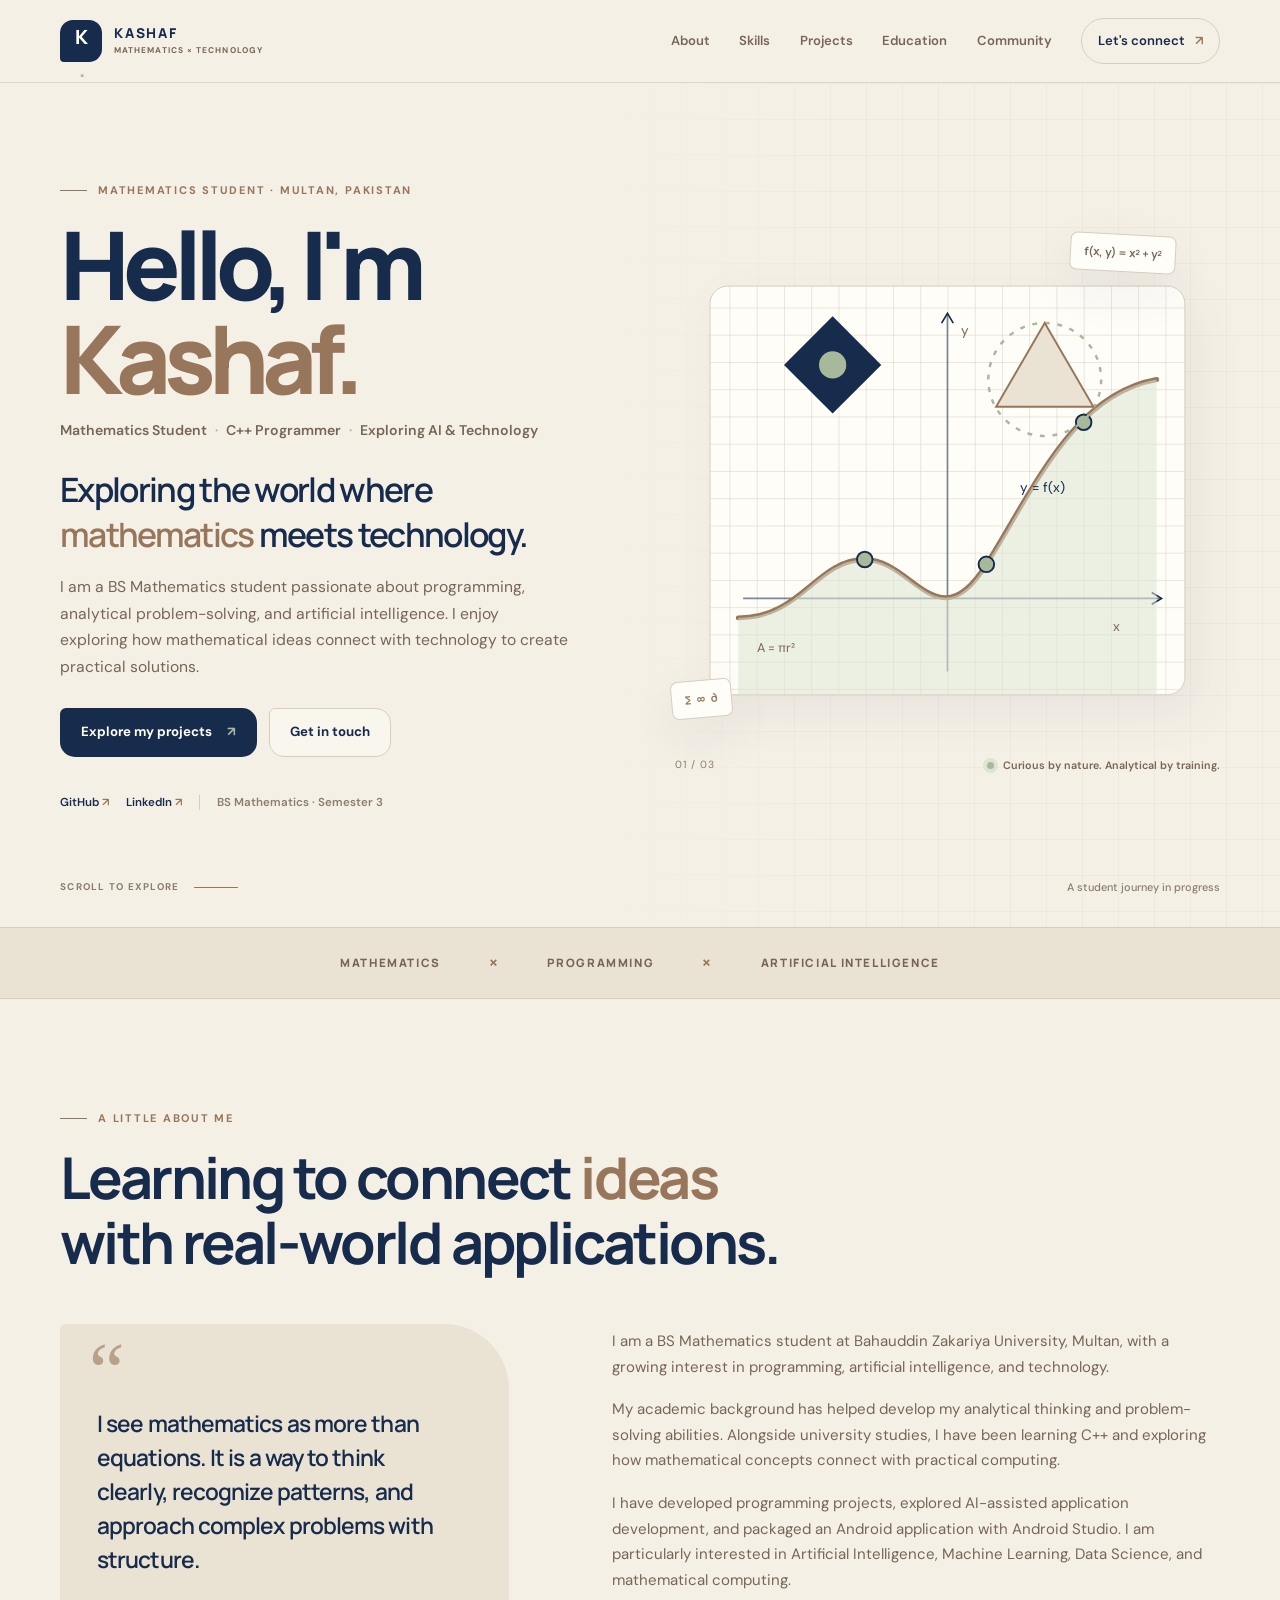
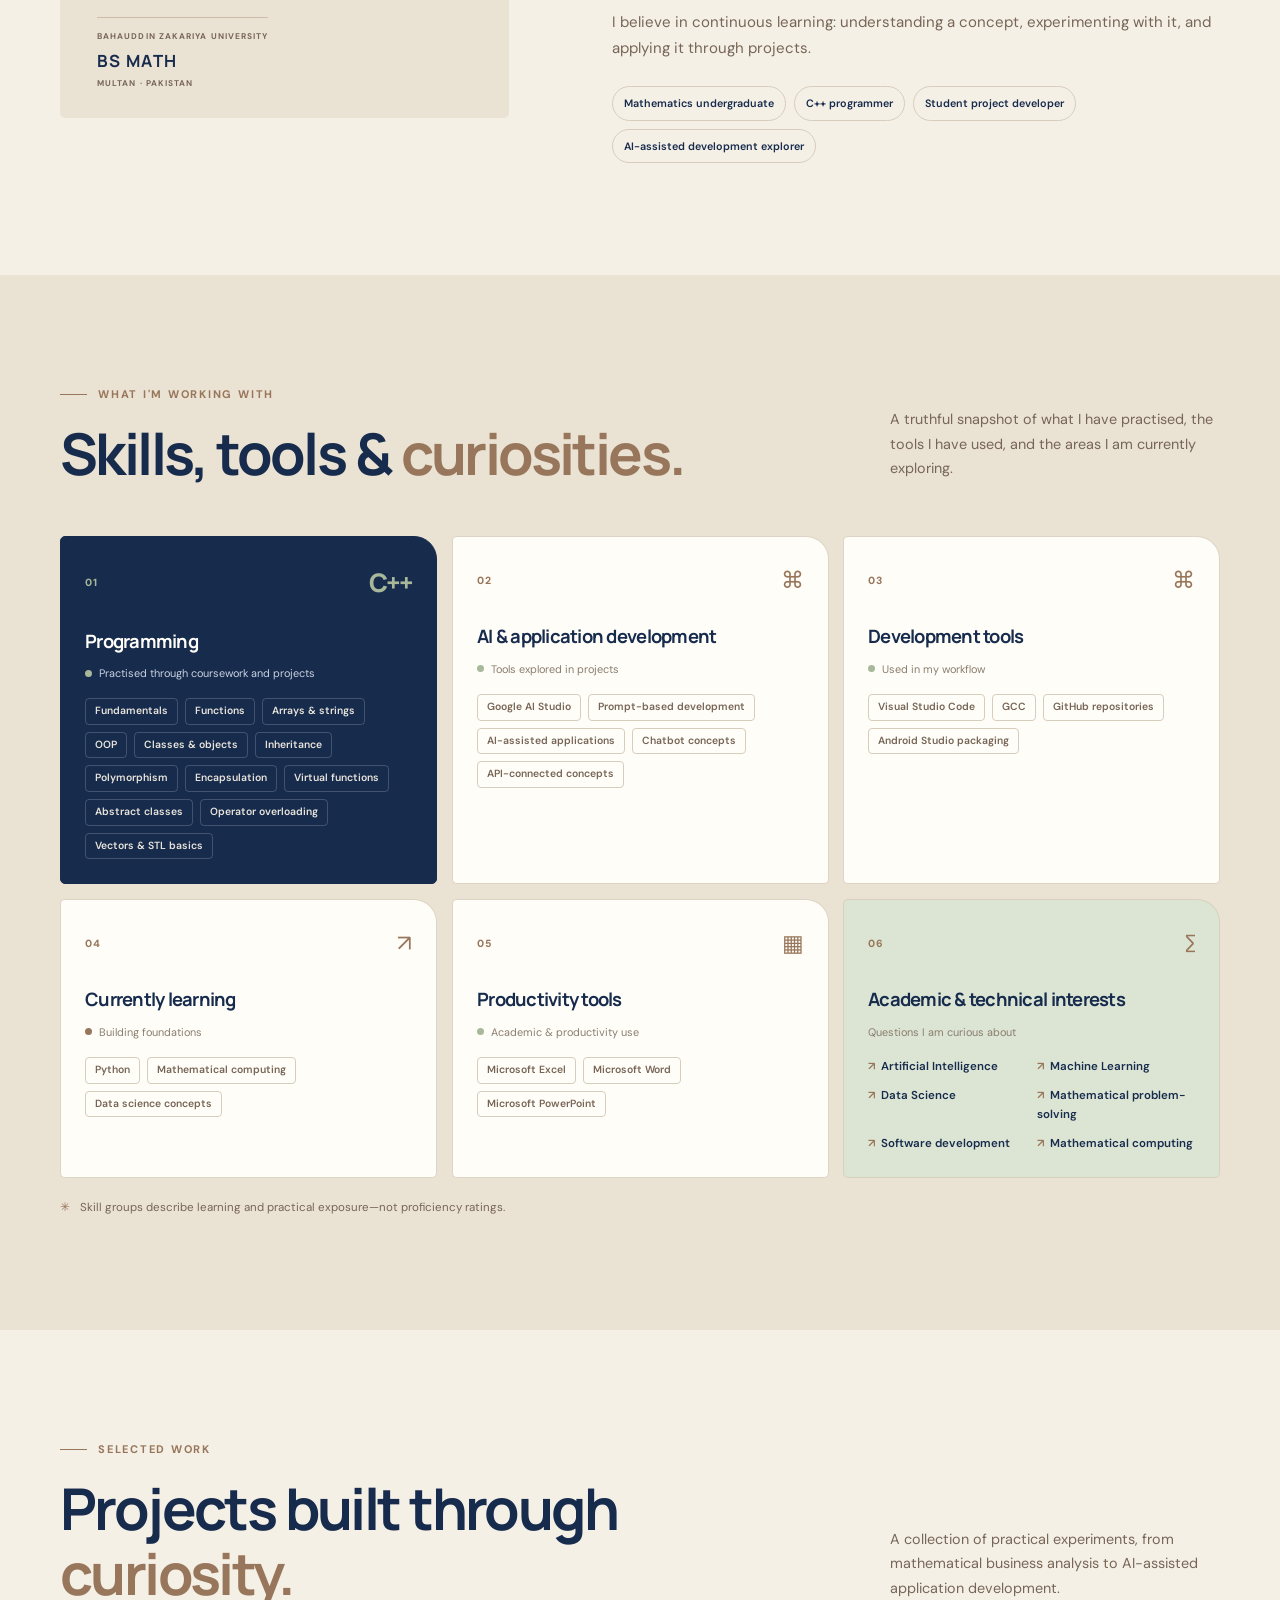
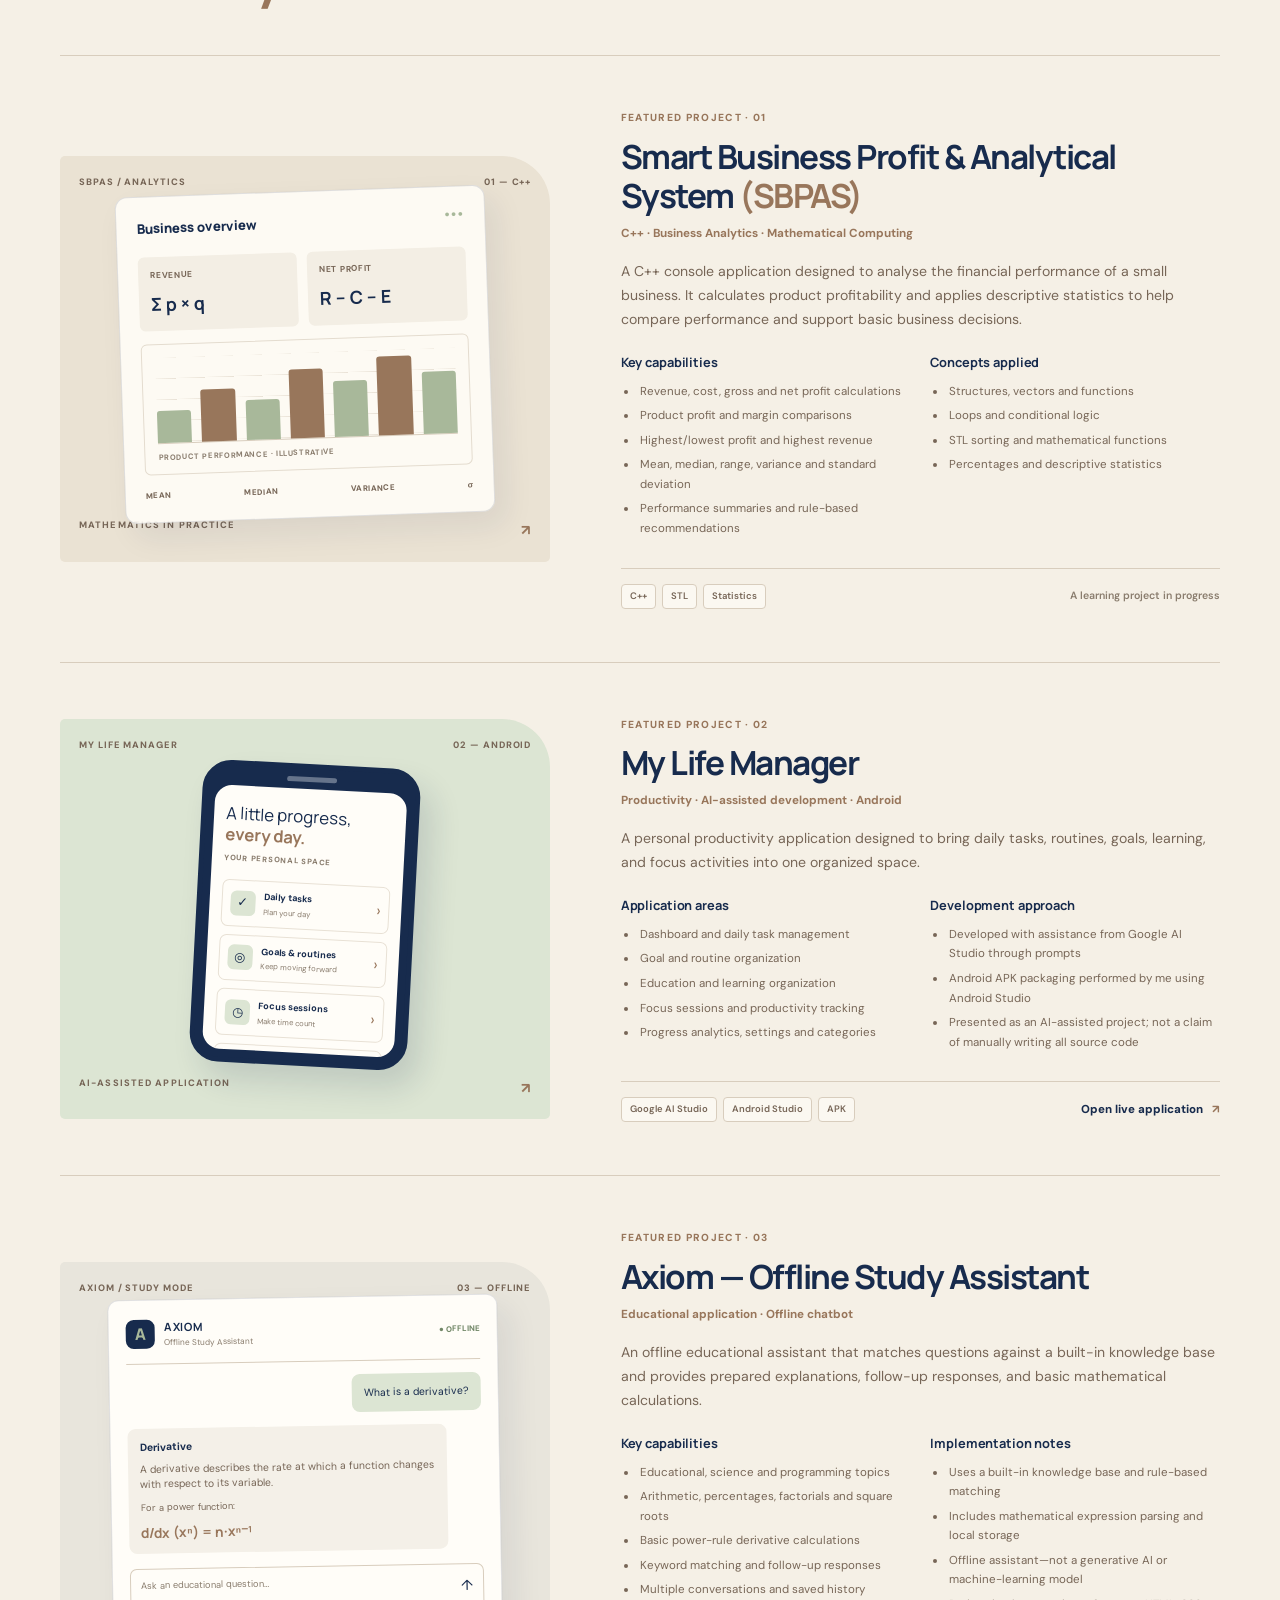
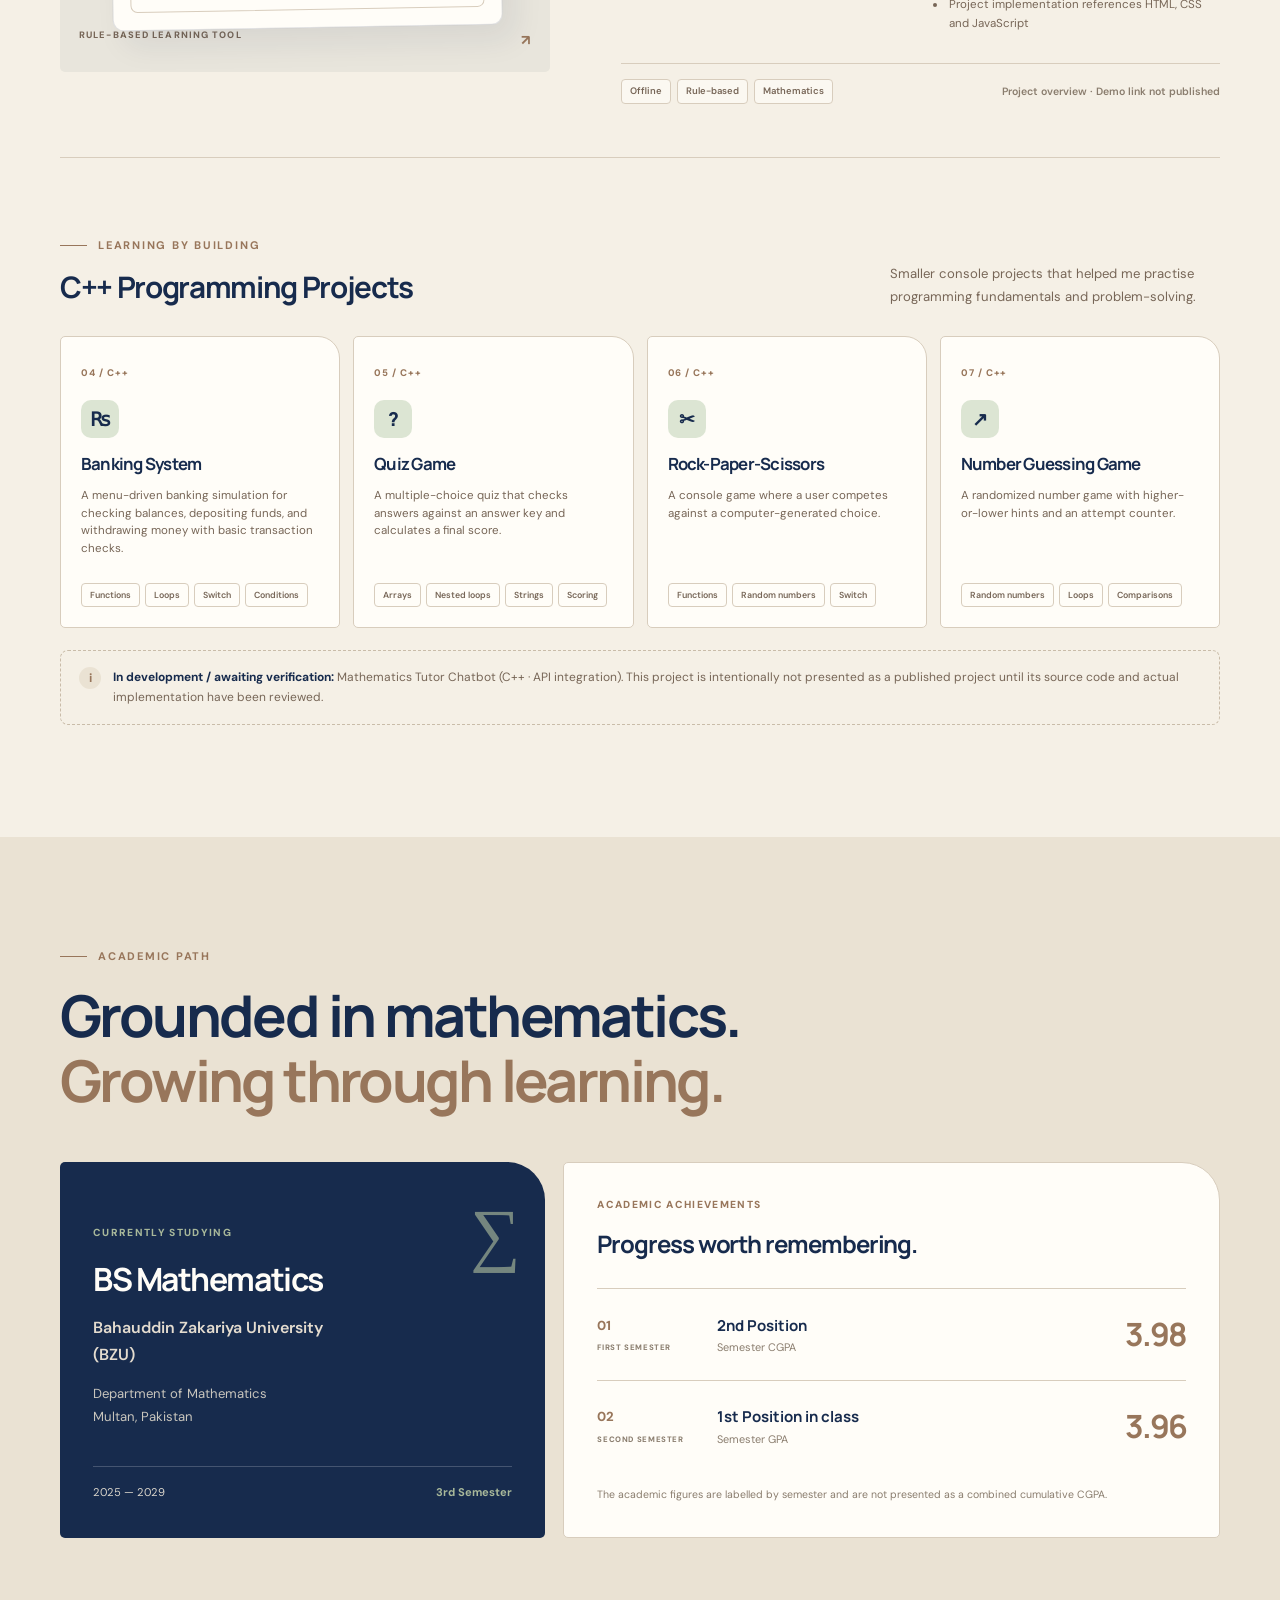
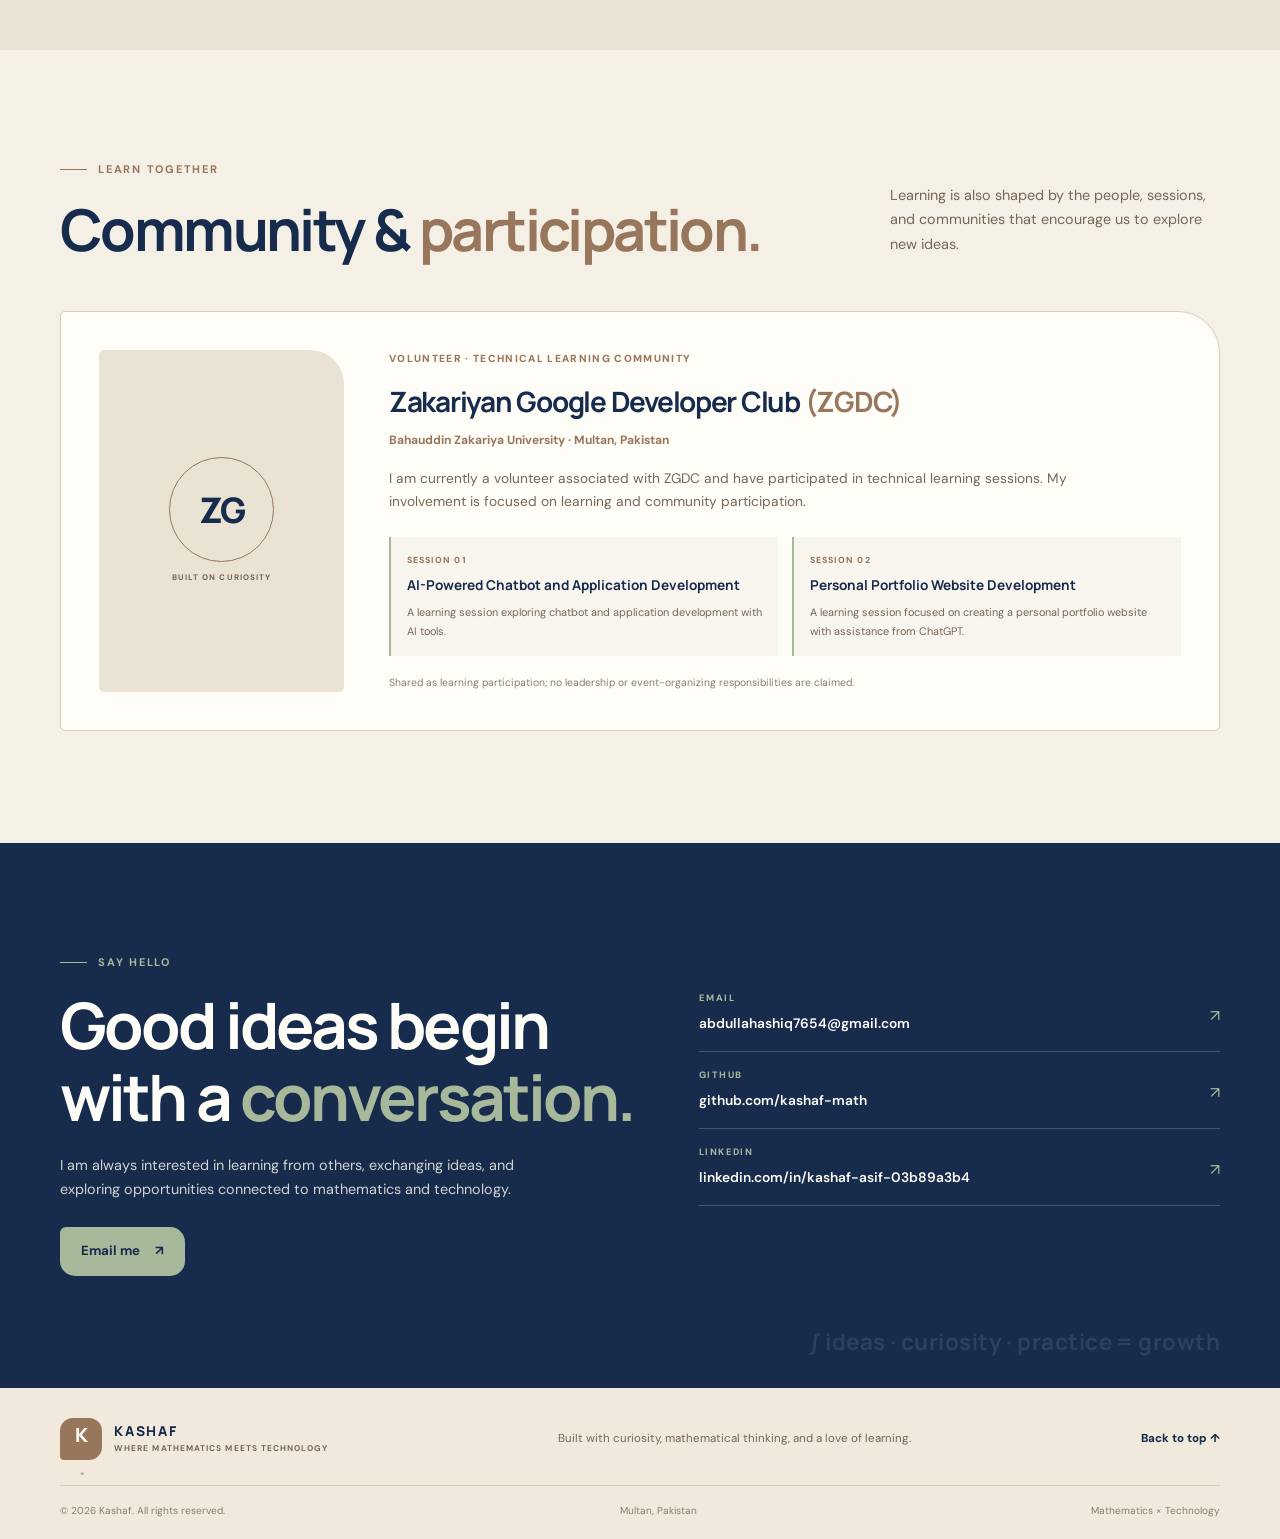
<file: index.html>
<!DOCTYPE html>
<html lang="en">
<head>
  <meta charset="UTF-8">
  <meta name="viewport" content="width=device-width, initial-scale=1">
  <meta name="theme-color" content="#F5F0E6">
  <meta name="description" content="Kashaf is a BS Mathematics student at Bahauddin Zakariya University, exploring programming, artificial intelligence, and the connections between mathematics and technology.">
  <meta name="author" content="Kashaf">
  <meta property="og:type" content="website">
  <meta property="og:title" content="Kashaf | Mathematics × Technology">
  <meta property="og:description" content="Exploring the world where mathematics meets technology.">
  <meta property="og:url" content="https://kashaf-math.github.io/">
  <title>Kashaf | Mathematics × Technology</title>
  <link rel="icon" type="image/svg+xml" href="assets/favicon.svg">
  <link rel="preconnect" href="https://fonts.googleapis.com">
  <link rel="preconnect" href="https://fonts.gstatic.com" crossorigin>
  <link href="https://fonts.googleapis.com/css2?family=DM+Sans:wght@400;500;600;700&family=Manrope:wght@400;500;600;700;800&display=swap" rel="stylesheet">
  <link rel="stylesheet" href="style.css">
  <script src="script.js" defer></script>
</head>
<body>
  <a class="skip-link" href="#main">Skip to content</a>

  <header class="site-header" id="home">
    <div class="container nav-shell">
      <a class="brand" href="#home" aria-label="Kashaf, home">
        <span class="brand-mark">K<span>.</span></span>
        <span class="brand-name">KASHAF<span>MATHEMATICS × TECHNOLOGY</span></span>
      </a>

      <button class="menu-toggle" type="button" aria-label="Open navigation menu" aria-expanded="false" aria-controls="primary-navigation">
        <span></span><span></span>
      </button>

      <nav class="primary-nav" id="primary-navigation" aria-label="Primary navigation">
        <a href="#about">About</a>
        <a href="#skills">Skills</a>
        <a href="#projects">Projects</a>
        <a href="#education">Education</a>
        <a href="#community">Community</a>
        <a class="nav-contact" href="#contact">Let's connect <span aria-hidden="true">↗</span></a>
      </nav>
    </div>
  </header>

  <main id="main">
    <section class="hero section-pad" aria-labelledby="hero-title">
      <div class="hero-grid-pattern" aria-hidden="true"></div>
      <div class="container hero-layout">
        <div class="hero-copy">
          <p class="eyebrow"><span class="eyebrow-line"></span> MATHEMATICS STUDENT · MULTAN, PAKISTAN</p>
          <h1 id="hero-title">Hello, I'm <span>Kashaf.</span></h1>
          <p class="hero-role">Mathematics Student <i>·</i> C++ Programmer <i>·</i> Exploring AI &amp; Technology</p>
          <p class="hero-tagline">Exploring the world where <em>mathematics</em> meets technology.</p>
          <p class="hero-intro">I am a BS Mathematics student passionate about programming, analytical problem-solving, and artificial intelligence. I enjoy exploring how mathematical ideas connect with technology to create practical solutions.</p>
          <div class="hero-actions">
            <a class="button button-primary" href="#projects">Explore my projects <span aria-hidden="true">↗</span></a>
            <a class="button button-secondary" href="#contact">Get in touch</a>
          </div>
          <div class="hero-socials" aria-label="Social profiles">
            <a href="https://github.com/kashaf-math" target="_blank" rel="noopener noreferrer">GitHub <span aria-hidden="true">↗</span></a>
            <a href="https://www.linkedin.com/in/kashaf-asif-03b89a3b4" target="_blank" rel="noopener noreferrer">LinkedIn <span aria-hidden="true">↗</span></a>
            <span class="social-divider" aria-hidden="true"></span>
            <span>BS Mathematics · Semester 3</span>
          </div>
        </div>

        <div class="hero-art" aria-label="Abstract mathematical illustration with geometric forms, a coordinate grid, and a plotted curve">
          <div class="art-note note-top">f(x, y) = x² + y²</div>
          <div class="art-note note-side">∑ &nbsp; ∞ &nbsp; ∂</div>
          <svg class="math-art" viewBox="0 0 560 500" role="img" aria-labelledby="art-title art-desc">
            <title id="art-title">Mathematics meets technology</title>
            <desc id="art-desc">A stylized coordinate plane with a curved graph, circles, and geometric shapes in navy, sage, and brown.</desc>
            <defs>
              <pattern id="grid" width="28" height="28" patternUnits="userSpaceOnUse">
                <path d="M 28 0 L 0 0 0 28" fill="none" stroke="#D8CDBD" stroke-width="1"/>
              </pattern>
              <clipPath id="art-clip"><rect x="36" y="34" width="488" height="420" rx="18"/></clipPath>
            </defs>
            <rect x="36" y="34" width="488" height="420" rx="18" fill="#FFFDF8" stroke="#D8CDBD"/>
            <g clip-path="url(#art-clip)">
              <rect x="36" y="34" width="488" height="420" fill="url(#grid)"/>
              <path d="M70 355 H500 M280 62 V430" stroke="#172B4D" stroke-width="1.7" opacity=".55"/>
              <path d="M490 349 l10 6 -10 6 M274 72 l6 -10 6 10" fill="none" stroke="#172B4D" stroke-width="1.7"/>
              <path d="M65 375 C130 375 145 315 195 315 S270 400 320 320 S410 145 495 130" fill="none" stroke="#98765B" stroke-width="5" stroke-linecap="round"/>
              <path d="M65 375 C130 375 145 315 195 315 S270 400 320 320 S410 145 495 130 L495 454 L65 454 Z" fill="#DCE5D3" opacity=".55"/>
              <circle cx="195" cy="315" r="8" fill="#A8B89A" stroke="#172B4D" stroke-width="2"/>
              <circle cx="320" cy="320" r="8" fill="#A8B89A" stroke="#172B4D" stroke-width="2"/>
              <circle cx="420" cy="174" r="8" fill="#A8B89A" stroke="#172B4D" stroke-width="2"/>
              <circle cx="380" cy="130" r="58" fill="none" stroke="#A8B89A" stroke-width="2.5" stroke-dasharray="5 8"/>
              <path d="M380 72 L430 158 L330 158 Z" fill="#EAE2D3" stroke="#98765B" stroke-width="2"/>
              <path d="M112 115 L162 65 L212 115 L162 165 Z" fill="#172B4D"/>
              <circle cx="162" cy="115" r="14" fill="#A8B89A"/>
              <text x="450" y="388" fill="#776657" font-size="14" font-family="DM Sans, sans-serif">x</text>
              <text x="294" y="84" fill="#776657" font-size="14" font-family="DM Sans, sans-serif">y</text>
              <text x="84" y="410" fill="#776657" font-size="13" font-family="DM Sans, sans-serif">A = πr²</text>
              <text x="355" y="246" fill="#172B4D" font-size="14" font-family="DM Sans, sans-serif">y = f(x)</text>
            </g>
          </svg>
          <div class="art-caption"><span class="caption-dot"></span> Curious by nature. Analytical by training.</div>
          <div class="art-index">01 / 03</div>
        </div>
      </div>
      <div class="container hero-bottom">
        <span>SCROLL TO EXPLORE</span>
        <span class="scroll-line" aria-hidden="true"></span>
        <span class="hero-bottom-note">A student journey in progress</span>
      </div>
    </section>

    <section class="intro-strip" aria-label="Portfolio focus">
      <div class="container intro-strip-inner">
        <span>MATHEMATICS</span><b>×</b><span>PROGRAMMING</span><b>×</b><span>ARTIFICIAL INTELLIGENCE</span>
      </div>
    </section>

    <section class="section-pad" id="about">
      <div class="container">
        <div class="section-heading">
          <p class="eyebrow"><span class="eyebrow-line"></span> A LITTLE ABOUT ME</p>
          <h2>Learning to connect <em>ideas</em><br>with real-world applications.</h2>
        </div>
        <div class="about-grid">
          <div class="about-lead">
            <span class="large-quote" aria-hidden="true">“</span>
            <p>I see mathematics as more than equations. It is a way to think clearly, recognize patterns, and approach complex problems with structure.</p>
            <div class="about-stamp"><span>BAHAUDDIN ZAKARIYA UNIVERSITY</span><strong>BS MATH</strong><span>MULTAN · PAKISTAN</span></div>
          </div>
          <div class="about-body">
            <p>I am a BS Mathematics student at Bahauddin Zakariya University, Multan, with a growing interest in programming, artificial intelligence, and technology.</p>
            <p>My academic background has helped develop my analytical thinking and problem-solving abilities. Alongside university studies, I have been learning C++ and exploring how mathematical concepts connect with practical computing.</p>
            <p>I have developed programming projects, explored AI-assisted application development, and packaged an Android application with Android Studio. I am particularly interested in Artificial Intelligence, Machine Learning, Data Science, and mathematical computing.</p>
            <p>I believe in continuous learning: understanding a concept, experimenting with it, and applying it through projects.</p>
            <div class="identity-tags">
              <span>Mathematics undergraduate</span><span>C++ programmer</span><span>Student project developer</span><span>AI-assisted development explorer</span>
            </div>
          </div>
        </div>
      </div>
    </section>

    <section class="section-pad section-tinted" id="skills">
      <div class="container">
        <div class="section-heading section-heading-row">
          <div>
            <p class="eyebrow"><span class="eyebrow-line"></span> WHAT I'M WORKING WITH</p>
            <h2>Skills, tools &amp; <em>curiosities.</em></h2>
          </div>
          <p class="heading-aside">A truthful snapshot of what I have practised, the tools I have used, and the areas I am currently exploring.</p>
        </div>

        <div class="skills-grid">
          <article class="skill-card skill-card-featured">
            <div class="skill-card-top"><span class="skill-number">01</span><span class="skill-symbol">C++</span></div>
            <h3>Programming</h3>
            <p class="skill-status"><span class="status-dot status-practised"></span> Practised through coursework and projects</p>
            <div class="skill-chips">
              <span>Fundamentals</span><span>Functions</span><span>Arrays &amp; strings</span><span>OOP</span><span>Classes &amp; objects</span><span>Inheritance</span><span>Polymorphism</span><span>Encapsulation</span><span>Virtual functions</span><span>Abstract classes</span><span>Operator overloading</span><span>Vectors &amp; STL basics</span>
            </div>
          </article>
          <article class="skill-card">
            <div class="skill-card-top"><span class="skill-number">02</span><span class="skill-icon">⌘</span></div>
            <h3>AI &amp; application development</h3>
            <p class="skill-status"><span class="status-dot status-exploring"></span> Tools explored in projects</p>
            <div class="skill-chips"><span>Google AI Studio</span><span>Prompt-based development</span><span>AI-assisted applications</span><span>Chatbot concepts</span><span>API-connected concepts</span></div>
          </article>
          <article class="skill-card">
            <div class="skill-card-top"><span class="skill-number">03</span><span class="skill-icon">⌘</span></div>
            <h3>Development tools</h3>
            <p class="skill-status"><span class="status-dot status-practised"></span> Used in my workflow</p>
            <div class="skill-chips"><span>Visual Studio Code</span><span>GCC</span><span>GitHub repositories</span><span>Android Studio packaging</span></div>
          </article>
          <article class="skill-card">
            <div class="skill-card-top"><span class="skill-number">04</span><span class="skill-icon">↗</span></div>
            <h3>Currently learning</h3>
            <p class="skill-status"><span class="status-dot status-learning"></span> Building foundations</p>
            <div class="skill-chips"><span>Python</span><span>Mathematical computing</span><span>Data science concepts</span></div>
          </article>
          <article class="skill-card">
            <div class="skill-card-top"><span class="skill-number">05</span><span class="skill-icon">▦</span></div>
            <h3>Productivity tools</h3>
            <p class="skill-status"><span class="status-dot status-practised"></span> Academic &amp; productivity use</p>
            <div class="skill-chips"><span>Microsoft Excel</span><span>Microsoft Word</span><span>Microsoft PowerPoint</span></div>
          </article>
          <article class="skill-card skill-card-interests">
            <div class="skill-card-top"><span class="skill-number">06</span><span class="skill-icon">∑</span></div>
            <h3>Academic &amp; technical interests</h3>
            <p class="skill-status">Questions I am curious about</p>
            <div class="interest-list"><span>Artificial Intelligence</span><span>Machine Learning</span><span>Data Science</span><span>Mathematical problem-solving</span><span>Software development</span><span>Mathematical computing</span></div>
          </article>
        </div>
        <p class="skills-note"><span aria-hidden="true">✳</span> Skill groups describe learning and practical exposure—not proficiency ratings.</p>
      </div>
    </section>

    <section class="section-pad" id="projects">
      <div class="container">
        <div class="section-heading section-heading-row">
          <div>
            <p class="eyebrow"><span class="eyebrow-line"></span> SELECTED WORK</p>
            <h2>Projects built through <em>curiosity.</em></h2>
          </div>
          <p class="heading-aside">A collection of practical experiments, from mathematical business analysis to AI-assisted application development.</p>
        </div>

        <article class="project-feature project-sbpas">
          <div class="project-visual visual-sbpas" aria-label="Conceptual project illustration showing business metrics and statistical analysis">
            <div class="visual-topline"><span>SBPAS / ANALYTICS</span><span>01 — C++</span></div>
            <div class="dashboard-visual">
              <div class="dash-title">Business overview <span>●●●</span></div>
              <div class="dash-metrics"><div><small>REVENUE</small><b>Σ p × q</b></div><div><small>NET PROFIT</small><b>R − C − E</b></div></div>
              <div class="chart-area"><div class="chart-bars"><i style="height:38%"></i><i style="height:62%"></i><i style="height:48%"></i><i style="height:82%"></i><i style="height:67%"></i><i style="height:94%"></i><i style="height:74%"></i></div><div class="chart-label">PRODUCT PERFORMANCE · ILLUSTRATIVE</div></div>
              <div class="dash-bottom"><span>MEAN</span><span>MEDIAN</span><span>VARIANCE</span><span>σ</span></div>
            </div>
            <div class="visual-caption">MATHEMATICS IN PRACTICE <span>↗</span></div>
          </div>
          <div class="project-content">
            <p class="project-kicker">FEATURED PROJECT · 01</p>
            <h3>Smart Business Profit &amp; Analytical System <span>(SBPAS)</span></h3>
            <p class="project-category">C++ · Business Analytics · Mathematical Computing</p>
            <p>A C++ console application designed to analyse the financial performance of a small business. It calculates product profitability and applies descriptive statistics to help compare performance and support basic business decisions.</p>
            <div class="project-detail-grid">
              <div><h4>Key capabilities</h4><ul><li>Revenue, cost, gross and net profit calculations</li><li>Product profit and margin comparisons</li><li>Highest/lowest profit and highest revenue</li><li>Mean, median, range, variance and standard deviation</li><li>Performance summaries and rule-based recommendations</li></ul></div>
              <div><h4>Concepts applied</h4><ul><li>Structures, vectors and functions</li><li>Loops and conditional logic</li><li>STL sorting and mathematical functions</li><li>Percentages and descriptive statistics</li></ul></div>
            </div>
            <div class="project-footer"><div class="tech-tags"><span>C++</span><span>STL</span><span>Statistics</span></div><span class="project-note">A learning project in progress</span></div>
          </div>
        </article>

        <article class="project-feature project-life">
          <div class="project-visual visual-life" aria-label="Conceptual productivity app preview with task, goal, and focus categories">
            <div class="visual-topline"><span>MY LIFE MANAGER</span><span>02 — ANDROID</span></div>
            <div class="phone-frame">
              <div class="phone-speaker"></div>
              <div class="phone-screen">
                <div class="phone-greeting">A little progress,<br><b>every day.</b></div>
                <div class="phone-date">YOUR PERSONAL SPACE</div>
                <div class="phone-task"><span>✓</span><div><b>Daily tasks</b><small>Plan your day</small></div><i>›</i></div>
                <div class="phone-task"><span>◎</span><div><b>Goals &amp; routines</b><small>Keep moving forward</small></div><i>›</i></div>
                <div class="phone-task"><span>◷</span><div><b>Focus sessions</b><small>Make time count</small></div><i>›</i></div>
                <div class="phone-task"><span>▥</span><div><b>Learning progress</b><small>Track your journey</small></div><i>›</i></div>
              </div>
            </div>
            <div class="visual-caption">AI-ASSISTED APPLICATION <span>↗</span></div>
          </div>
          <div class="project-content">
            <p class="project-kicker">FEATURED PROJECT · 02</p>
            <h3>My Life Manager</h3>
            <p class="project-category">Productivity · AI-assisted development · Android</p>
            <p>A personal productivity application designed to bring daily tasks, routines, goals, learning, and focus activities into one organized space.</p>
            <div class="project-detail-grid">
              <div><h4>Application areas</h4><ul><li>Dashboard and daily task management</li><li>Goal and routine organization</li><li>Education and learning organization</li><li>Focus sessions and productivity tracking</li><li>Progress analytics, settings and categories</li></ul></div>
              <div><h4>Development approach</h4><ul><li>Developed with assistance from Google AI Studio through prompts</li><li>Android APK packaging performed by me using Android Studio</li><li>Presented as an AI-assisted project; not a claim of manually writing all source code</li></ul></div>
            </div>
            <div class="project-footer"><div class="tech-tags"><span>Google AI Studio</span><span>Android Studio</span><span>APK</span></div><a class="text-link" href="https://my-life-manager-app-eight.vercel.app/" target="_blank" rel="noopener noreferrer">Open live application <span aria-hidden="true">↗</span></a></div>
          </div>
        </article>

        <article class="project-feature project-axiom">
          <div class="project-visual visual-axiom" aria-label="Conceptual offline study assistant preview showing a question and a sample mathematical response">
            <div class="visual-topline"><span>AXIOM / STUDY MODE</span><span>03 — OFFLINE</span></div>
            <div class="axiom-window">
              <div class="axiom-head"><span class="axiom-mark">A</span><div><b>AXIOM</b><small>Offline Study Assistant</small></div><span class="offline-pill">● OFFLINE</span></div>
              <div class="axiom-message axiom-user">What is a derivative?</div>
              <div class="axiom-message axiom-answer"><b>Derivative</b><p>A derivative describes the rate at which a function changes with respect to its variable.</p><span>For a power function:</span><strong>d/dx (xⁿ) = n·xⁿ⁻¹</strong></div>
              <div class="axiom-input">Ask an educational question… <span>↑</span></div>
            </div>
            <div class="visual-caption">RULE-BASED LEARNING TOOL <span>↗</span></div>
          </div>
          <div class="project-content">
            <p class="project-kicker">FEATURED PROJECT · 03</p>
            <h3>Axiom — Offline Study Assistant</h3>
            <p class="project-category">Educational application · Offline chatbot</p>
            <p>An offline educational assistant that matches questions against a built-in knowledge base and provides prepared explanations, follow-up responses, and basic mathematical calculations.</p>
            <div class="project-detail-grid">
              <div><h4>Key capabilities</h4><ul><li>Educational, science and programming topics</li><li>Arithmetic, percentages, factorials and square roots</li><li>Basic power-rule derivative calculations</li><li>Keyword matching and follow-up responses</li><li>Multiple conversations and saved history</li></ul></div>
              <div><h4>Implementation notes</h4><ul><li>Uses a built-in knowledge base and rule-based matching</li><li>Includes mathematical expression parsing and local storage</li><li>Offline assistant—not a generative AI or machine-learning model</li><li>Project implementation references HTML, CSS and JavaScript</li></ul></div>
            </div>
            <div class="project-footer"><div class="tech-tags"><span>Offline</span><span>Rule-based</span><span>Mathematics</span></div><span class="project-note">Project overview · Demo link not published</span></div>
          </div>
        </article>

        <div class="mini-project-heading">
          <div><p class="eyebrow"><span class="eyebrow-line"></span> LEARNING BY BUILDING</p><h3>C++ Programming Projects</h3></div>
          <p>Smaller console projects that helped me practise programming fundamentals and problem-solving.</p>
        </div>
        <div class="mini-project-grid">
          <article class="mini-project"><span class="mini-index">04 / C++</span><div class="mini-icon">₨</div><h4>Banking System</h4><p>A menu-driven banking simulation for checking balances, depositing funds, and withdrawing money with basic transaction checks.</p><div class="tech-tags"><span>Functions</span><span>Loops</span><span>Switch</span><span>Conditions</span></div></article>
          <article class="mini-project"><span class="mini-index">05 / C++</span><div class="mini-icon">?</div><h4>Quiz Game</h4><p>A multiple-choice quiz that checks answers against an answer key and calculates a final score.</p><div class="tech-tags"><span>Arrays</span><span>Nested loops</span><span>Strings</span><span>Scoring</span></div></article>
          <article class="mini-project"><span class="mini-index">06 / C++</span><div class="mini-icon">✂</div><h4>Rock-Paper-Scissors</h4><p>A console game where a user competes against a computer-generated choice.</p><div class="tech-tags"><span>Functions</span><span>Random numbers</span><span>Switch</span></div></article>
          <article class="mini-project"><span class="mini-index">07 / C++</span><div class="mini-icon">↗</div><h4>Number Guessing Game</h4><p>A randomized number game with higher-or-lower hints and an attempt counter.</p><div class="tech-tags"><span>Random numbers</span><span>Loops</span><span>Comparisons</span></div></article>
        </div>
        <div class="verification-note"><span class="verification-icon">i</span><p><b>In development / awaiting verification:</b> Mathematics Tutor Chatbot (C++ · API integration). This project is intentionally not presented as a published project until its source code and actual implementation have been reviewed.</p></div>
      </div>
    </section>

    <section class="section-pad section-tinted" id="education">
      <div class="container">
        <div class="section-heading">
          <p class="eyebrow"><span class="eyebrow-line"></span> ACADEMIC PATH</p>
          <h2>Grounded in mathematics.<br><em>Growing through learning.</em></h2>
        </div>
        <div class="education-grid">
          <article class="education-card">
            <div class="education-icon">∑</div>
            <p class="project-kicker">CURRENTLY STUDYING</p>
            <h3>BS Mathematics</h3>
            <p class="education-university">Bahauddin Zakariya University (BZU)</p>
            <p>Department of Mathematics<br>Multan, Pakistan</p>
            <div class="education-meta"><span>2025 — 2029</span><b>3rd Semester</b></div>
          </article>
          <div class="achievement-panel">
            <p class="project-kicker">ACADEMIC ACHIEVEMENTS</p>
            <h3>Progress worth remembering.</h3>
            <div class="achievement-row"><span class="achievement-term">01 <small>FIRST SEMESTER</small></span><div><b>2nd Position</b><span>Semester CGPA</span></div><strong>3.98</strong></div>
            <div class="achievement-row"><span class="achievement-term">02 <small>SECOND SEMESTER</small></span><div><b>1st Position in class</b><span>Semester GPA</span></div><strong>3.96</strong></div>
            <p class="achievement-footnote">The academic figures are labelled by semester and are not presented as a combined cumulative CGPA.</p>
          </div>
        </div>
      </div>
    </section>

    <section class="section-pad" id="community">
      <div class="container">
        <div class="section-heading section-heading-row">
          <div><p class="eyebrow"><span class="eyebrow-line"></span> LEARN TOGETHER</p><h2>Community &amp; <em>participation.</em></h2></div>
          <p class="heading-aside">Learning is also shaped by the people, sessions, and communities that encourage us to explore new ideas.</p>
        </div>
        <article class="community-card">
          <div class="community-emblem"><span>ZG</span><small>BUILT ON CURIOSITY</small></div>
          <div class="community-main">
            <p class="project-kicker">VOLUNTEER · TECHNICAL LEARNING COMMUNITY</p>
            <h3>Zakariyan Google Developer Club <span>(ZGDC)</span></h3>
            <p class="community-location">Bahauddin Zakariya University · Multan, Pakistan</p>
            <p>I am currently a volunteer associated with ZGDC and have participated in technical learning sessions. My involvement is focused on learning and community participation.</p>
            <div class="session-list">
              <div><span>SESSION 01</span><b>AI-Powered Chatbot and Application Development</b><p>A learning session exploring chatbot and application development with AI tools.</p></div>
              <div><span>SESSION 02</span><b>Personal Portfolio Website Development</b><p>A learning session focused on creating a personal portfolio website with assistance from ChatGPT.</p></div>
            </div>
            <p class="community-footnote">Shared as learning participation; no leadership or event-organizing responsibilities are claimed.</p>
          </div>
        </article>
      </div>
    </section>

    <section class="contact-section section-pad" id="contact">
      <div class="container contact-layout">
        <div>
          <p class="eyebrow"><span class="eyebrow-line"></span> SAY HELLO</p>
          <h2>Good ideas begin<br>with a <em>conversation.</em></h2>
          <p class="contact-intro">I am always interested in learning from others, exchanging ideas, and exploring opportunities connected to mathematics and technology.</p>
          <a class="button button-light" href="mailto:abdullahashiq7654@gmail.com">Email me <span aria-hidden="true">↗</span></a>
        </div>
        <div class="contact-links">
          <a href="mailto:abdullahashiq7654@gmail.com"><span>EMAIL</span><b>abdullahashiq7654@gmail.com</b><i aria-hidden="true">↗</i></a>
          <a href="https://github.com/kashaf-math" target="_blank" rel="noopener noreferrer"><span>GITHUB</span><b>github.com/kashaf-math</b><i aria-hidden="true">↗</i></a>
          <a href="https://www.linkedin.com/in/kashaf-asif-03b89a3b4" target="_blank" rel="noopener noreferrer"><span>LINKEDIN</span><b>linkedin.com/in/kashaf-asif-03b89a3b4</b><i aria-hidden="true">↗</i></a>
        </div>
        <div class="contact-equation" aria-hidden="true">∫ ideas · curiosity · practice = growth</div>
      </div>
    </section>
  </main>

  <footer class="site-footer">
    <div class="container footer-main">
      <a class="brand footer-brand" href="#home"><span class="brand-mark">K<span>.</span></span><span class="brand-name">KASHAF<span>WHERE MATHEMATICS MEETS TECHNOLOGY</span></span></a>
      <p>Built with curiosity, mathematical thinking, and a love of learning.</p>
      <a class="back-top" href="#home">Back to top ↑</a>
    </div>
    <div class="container footer-bottom"><span>© <span id="current-year">2026</span> Kashaf. All rights reserved.</span><span>Multan, Pakistan</span><span>Mathematics × Technology</span></div>
  </footer>
</body>
</html>
</file>
<file: style.css>
:root {
  --beige: #F5F0E6;
  --cream: #EAE2D3;
  --navy: #172B4D;
  --brown: #776657;
  --brown-accent: #98765B;
  --sage: #A8B89A;
  --pale-sage: #DCE5D3;
  --white: #FFFDF8;
  --border: #D8CDBD;
  --muted: #8A7D6E;
  --display: "Manrope", "Avenir Next", sans-serif;
  --body: "DM Sans", "Segoe UI", sans-serif;
  --container: 1160px;
  --radius: 18px;
  --shadow: 0 18px 50px rgba(23, 43, 77, .07);
}
* { box-sizing: border-box; }
html { scroll-behavior: smooth; scroll-padding-top: 88px; }
body { margin: 0; background: var(--beige); color: var(--navy); font-family: var(--body); font-size: 16px; line-height: 1.7; -webkit-font-smoothing: antialiased; }
body.menu-open { overflow: hidden; }
a { color: inherit; text-decoration: none; }
button, a { -webkit-tap-highlight-color: transparent; }
button { font: inherit; }
img, svg { max-width: 100%; }
::selection { background: var(--pale-sage); color: var(--navy); }
.container { width: min(var(--container), calc(100% - 48px)); margin-inline: auto; }
.section-pad { padding: 112px 0; }
.skip-link { position: fixed; z-index: 1000; top: 10px; left: 10px; padding: 10px 16px; transform: translateY(-150%); background: var(--navy); color: var(--white); border-radius: 8px; }
.skip-link:focus { transform: translateY(0); }
:focus-visible { outline: 3px solid var(--brown-accent); outline-offset: 4px; border-radius: 4px; }
.eyebrow { display: flex; align-items: center; gap: 11px; margin: 0 0 19px; color: var(--brown-accent); font-size: .69rem; font-weight: 700; letter-spacing: .16em; line-height: 1.4; }
.eyebrow-line { display: inline-block; width: 27px; height: 1px; background: var(--brown-accent); }
h1, h2, h3, h4, p { margin-top: 0; }
h1, h2, h3, h4 { font-family: var(--display); letter-spacing: -.045em; }
h2 { margin-bottom: 0; font-size: clamp(2.2rem, 4.5vw, 3.65rem); line-height: 1.12; font-weight: 700; }
h2 em { color: var(--brown-accent); font-style: normal; }
.site-header { position: sticky; z-index: 100; top: 0; background: rgba(245, 240, 230, .93); border-bottom: 1px solid rgba(216, 205, 189, .75); backdrop-filter: blur(16px); }
.nav-shell { display: flex; align-items: center; justify-content: space-between; min-height: 82px; }
.brand { display: inline-flex; align-items: center; gap: 12px; }
.brand-mark { display: grid; width: 42px; height: 42px; place-items: center; background: var(--navy); color: var(--white); border-radius: 13px 13px 13px 4px; font-family: var(--display); font-size: 1.22rem; font-weight: 800; letter-spacing: -.08em; }
.brand-mark span { color: var(--sage); }
.brand-name { display: flex; flex-direction: column; color: var(--navy); font-family: var(--display); font-size: .85rem; font-weight: 800; letter-spacing: .13em; line-height: 1.25; }
.brand-name span { margin-top: 4px; color: var(--brown); font-family: var(--body); font-size: .52rem; font-weight: 700; letter-spacing: .13em; }
.primary-nav { display: flex; align-items: center; gap: clamp(17px, 2.3vw, 31px); }
.primary-nav a { color: var(--brown); font-size: .82rem; font-weight: 600; transition: color .2s ease; }
.primary-nav a:hover { color: var(--navy); }
.primary-nav .nav-contact { padding: 11px 16px; border: 1px solid var(--border); border-radius: 999px; color: var(--navy); }
.nav-contact span { margin-left: 7px; color: var(--brown-accent); }
.menu-toggle { display: none; }

.hero { position: relative; overflow: hidden; padding: 68px 0 30px; }
.hero-grid-pattern { position: absolute; inset: 0 0 0 48%; pointer-events: none; opacity: .36; background-image: linear-gradient(rgba(216,205,189,.55) 1px, transparent 1px), linear-gradient(90deg, rgba(216,205,189,.55) 1px, transparent 1px); background-size: 36px 36px; mask-image: linear-gradient(90deg, transparent, #000 30%, #000); }
.hero-layout { position: relative; display: grid; grid-template-columns: 1.02fr .98fr; gap: 48px; align-items: center; min-height: 560px; }
.hero-copy { position: relative; z-index: 1; padding: 32px 0 44px; }
.hero h1 { margin: 0 0 14px; font-size: clamp(3.6rem, 7.4vw, 6.4rem); font-weight: 800; line-height: .99; letter-spacing: -.075em; }
.hero h1 span { color: var(--brown-accent); }
.hero-role { margin-bottom: 24px; color: var(--brown); font-size: .88rem; font-weight: 600; }
.hero-role i { padding: 0 5px; color: var(--sage); font-style: normal; }
.hero-tagline { max-width: 520px; margin-bottom: 17px; font-family: var(--display); font-size: clamp(1.55rem, 2.7vw, 2.1rem); font-weight: 600; line-height: 1.34; letter-spacing: -.05em; }
.hero-tagline em { color: var(--brown-accent); font-style: normal; }
.hero-intro { max-width: 510px; margin-bottom: 27px; color: var(--brown); font-size: .98rem; }
.hero-actions { display: flex; flex-wrap: wrap; gap: 12px; }
.button { display: inline-flex; min-height: 49px; align-items: center; justify-content: center; gap: 15px; padding: 0 20px; border: 1px solid transparent; border-radius: 6px 15px 15px 15px; font-size: .83rem; font-weight: 700; transition: transform .2s ease, background .2s ease, border-color .2s ease; }
.button:hover { transform: translateY(-3px); }
.button-primary { background: var(--navy); color: var(--white); }
.button-primary:hover { background: #243c63; }
.button-primary span { color: var(--sage); }
.button-secondary { border-color: var(--border); color: var(--navy); background: rgba(255,253,248,.45); }
.button-secondary:hover { border-color: var(--brown-accent); background: var(--white); }
.hero-socials { display: flex; flex-wrap: wrap; align-items: center; gap: 17px; margin-top: 36px; color: var(--muted); font-size: .72rem; font-weight: 600; }
.hero-socials a { color: var(--navy); }
.hero-socials a span { color: var(--brown-accent); }
.social-divider { width: 1px; height: 15px; background: var(--border); }
.hero-art { position: relative; width: 100%; max-width: 570px; justify-self: end; padding: 20px 0 35px; }
.math-art { display: block; width: 100%; filter: drop-shadow(12px 17px 22px rgba(23,43,77,.06)); }
.art-note { position: absolute; z-index: 2; padding: 8px 13px; border: 1px solid var(--border); border-radius: 7px; background: var(--white); color: var(--brown); font-family: var(--display); font-size: .72rem; font-weight: 700; box-shadow: var(--shadow); }
.note-top { top: 1px; right: 8%; transform: rotate(3deg); }
.note-side { bottom: 57px; left: -4px; color: var(--brown-accent); transform: rotate(-5deg); }
.art-caption { position: absolute; right: 0; bottom: 0; display: flex; align-items: center; gap: 9px; color: var(--brown); font-size: .67rem; font-weight: 600; }
.caption-dot { width: 7px; height: 7px; border-radius: 50%; background: var(--sage); box-shadow: 0 0 0 4px var(--pale-sage); }
.art-index { position: absolute; bottom: 1px; left: 0; color: var(--muted); font-size: .65rem; letter-spacing: .1em; }
.hero-bottom { display: flex; align-items: center; gap: 14px; padding-top: 22px; color: var(--muted); font-size: .61rem; font-weight: 700; letter-spacing: .13em; }
.scroll-line { width: 44px; height: 1px; background: var(--brown-accent); }
.hero-bottom-note { margin-left: auto; font-size: .68rem; font-weight: 500; letter-spacing: 0; }
.intro-strip { border-block: 1px solid var(--border); background: var(--cream); }
.intro-strip-inner { display: flex; min-height: 70px; align-items: center; justify-content: center; gap: clamp(15px, 4vw, 48px); color: var(--brown); font-family: var(--display); font-size: .72rem; font-weight: 800; letter-spacing: .14em; text-align: center; }
.intro-strip-inner b { color: var(--brown-accent); font-size: 1.1rem; }

.section-heading { margin-bottom: 50px; }
.section-heading-row { display: flex; align-items: end; justify-content: space-between; gap: 35px; }
.heading-aside { max-width: 330px; margin: 0 0 5px; color: var(--brown); font-size: .9rem; }
.about-grid { display: grid; grid-template-columns: .85fr 1.15fr; gap: clamp(45px, 8vw, 110px); align-items: start; }
.about-lead { position: relative; min-height: 345px; padding: 43px 37px 27px; background: var(--cream); border-radius: 5px 65px 5px 5px; }
.large-quote { position: absolute; top: 7px; left: 29px; color: var(--brown-accent); font-family: Georgia, serif; font-size: 5rem; line-height: 1; opacity: .6; }
.about-lead > p { position: relative; max-width: 340px; margin: 40px 0 40px; font-family: var(--display); font-size: 1.42rem; font-weight: 600; line-height: 1.5; letter-spacing: -.04em; }
.about-stamp { display: flex; flex-direction: column; gap: 2px; width: max-content; padding-top: 12px; border-top: 1px solid #CBBDA9; color: var(--brown); font-size: .52rem; font-weight: 700; letter-spacing: .13em; }
.about-stamp strong { color: var(--navy); font-family: var(--display); font-size: 1.05rem; letter-spacing: .08em; }
.about-body { padding-top: 5px; color: var(--brown); font-size: .94rem; }
.about-body p { margin-bottom: 17px; }
.identity-tags { display: flex; flex-wrap: wrap; gap: 8px; margin-top: 25px; }
.identity-tags span { padding: 7px 11px; border: 1px solid var(--border); border-radius: 999px; color: var(--navy); font-size: .67rem; font-weight: 600; }

.section-tinted { background: var(--cream); }
.skills-grid { display: grid; grid-template-columns: repeat(3, 1fr); gap: 15px; }
.skill-card { min-height: 245px; padding: 24px; border: 1px solid rgba(216,205,189,.85); border-radius: 5px 23px 5px 5px; background: var(--white); transition: transform .25s ease, box-shadow .25s ease; }
.skill-card:hover { transform: translateY(-4px); box-shadow: var(--shadow); }
.skill-card-featured { background: var(--navy); color: var(--white); border-color: var(--navy); }
.skill-card-top { display: flex; align-items: center; justify-content: space-between; margin-bottom: 21px; }
.skill-number { color: var(--brown-accent); font-size: .65rem; font-weight: 800; letter-spacing: .12em; }
.skill-card-featured .skill-number { color: var(--sage); }
.skill-symbol { color: var(--sage); font-family: var(--display); font-size: 1.6rem; font-weight: 800; letter-spacing: -.08em; }
.skill-icon { color: var(--brown-accent); font-size: 1.45rem; }
.skill-card h3 { margin-bottom: 7px; font-size: 1.15rem; letter-spacing: -.04em; }
.skill-status { display: flex; align-items: center; gap: 7px; margin-bottom: 16px; color: var(--muted); font-size: .68rem; }
.skill-card-featured .skill-status { color: #C9D2E0; }
.status-dot { width: 7px; height: 7px; border-radius: 50%; background: var(--sage); }
.status-learning { background: var(--brown-accent); }
.skill-chips { display: flex; flex-wrap: wrap; gap: 7px; }
.skill-chips span, .tech-tags span { padding: 5px 9px; border: 1px solid var(--border); border-radius: 4px; color: var(--brown); font-size: .65rem; font-weight: 600; line-height: 1.4; }
.skill-card-featured .skill-chips span { border-color: rgba(255,255,255,.19); color: #E8E4DA; }
.skill-card-interests { background: var(--pale-sage); }
.interest-list { display: grid; grid-template-columns: 1fr 1fr; gap: 9px 12px; color: var(--navy); font-size: .72rem; font-weight: 600; }
.interest-list span::before { content: "↗"; margin-right: 6px; color: var(--brown-accent); }
.skills-note { margin: 20px 0 0; color: var(--brown); font-size: .72rem; }
.skills-note span { margin-right: 7px; color: var(--brown-accent); }

.project-feature { display: grid; grid-template-columns: .9fr 1.1fr; gap: clamp(35px, 5.5vw, 75px); align-items: center; padding: 43px 0; border-top: 1px solid var(--border); }
.project-feature:last-of-type { border-bottom: 1px solid var(--border); }
.project-visual { position: relative; display: flex; min-height: 400px; flex-direction: column; justify-content: space-between; overflow: hidden; padding: 19px; border-radius: 5px 48px 5px 5px; }
.visual-sbpas { background: #EAE2D3; }
.visual-life { background: #DCE5D3; }
.visual-axiom { background: #E8E5DC; }
.visual-topline { display: flex; justify-content: space-between; color: var(--brown); font-size: .58rem; font-weight: 800; letter-spacing: .1em; }
.dashboard-visual { width: 90%; max-width: 370px; margin: auto; padding: 20px; border: 1px solid rgba(23,43,77,.13); border-radius: 12px; background: rgba(255,253,248,.88); box-shadow: 10px 14px 30px rgba(23,43,77,.08); transform: rotate(-2deg); }
.dash-title { display: flex; justify-content: space-between; color: var(--navy); font-family: var(--display); font-size: .83rem; font-weight: 800; }
.dash-title span { color: var(--sage); font-size: .55rem; letter-spacing: .15em; }
.dash-metrics { display: grid; grid-template-columns: 1fr 1fr; gap: 10px; margin: 17px 0 13px; }
.dash-metrics div { padding: 12px; border-radius: 6px; background: #F3EEE4; }
.dash-metrics small { display: block; color: var(--brown); font-size: .53rem; font-weight: 700; letter-spacing: .08em; }
.dash-metrics b { display: block; margin-top: 6px; color: var(--navy); font-family: var(--display); font-size: 1.12rem; }
.chart-area { padding: 13px 13px 9px; border: 1px solid #E4DCCF; border-radius: 6px; }
.chart-bars { display: flex; height: 86px; align-items: end; gap: 10px; border-bottom: 1px solid var(--border); background: repeating-linear-gradient(to bottom, transparent 0 20px, rgba(216,205,189,.55) 21px); }
.chart-bars i { flex: 1; border-radius: 3px 3px 0 0; background: var(--sage); }
.chart-bars i:nth-child(2n) { background: var(--brown-accent); }
.chart-label { margin-top: 7px; color: var(--muted); font-size: .48rem; font-weight: 700; letter-spacing: .08em; }
.dash-bottom { display: flex; justify-content: space-between; margin-top: 14px; color: var(--brown); font-size: .5rem; font-weight: 800; letter-spacing: .05em; }
.visual-caption { display: flex; justify-content: space-between; color: var(--brown); font-size: .58rem; font-weight: 800; letter-spacing: .12em; }
.visual-caption span { color: var(--brown-accent); font-size: .9rem; }
.phone-frame { width: 218px; height: 302px; margin: auto; padding: 8px; border: 5px solid var(--navy); border-radius: 29px; background: var(--navy); box-shadow: 13px 17px 30px rgba(23,43,77,.14); transform: rotate(3deg); }
.phone-speaker { width: 50px; height: 5px; margin: 0 auto 7px; border-radius: 10px; background: #66748B; }
.phone-screen { height: calc(100% - 12px); overflow: hidden; padding: 17px 12px; border-radius: 17px; background: var(--white); }
.phone-greeting { color: var(--navy); font-family: var(--display); font-size: 1.05rem; line-height: 1.25; }
.phone-greeting b { color: var(--brown-accent); }
.phone-date { margin: 7px 0 15px; color: var(--muted); font-size: .48rem; font-weight: 800; letter-spacing: .1em; }
.phone-task { display: flex; align-items: center; gap: 8px; margin-top: 8px; padding: 8px; border: 1px solid #E8E1D5; border-radius: 7px; }
.phone-task > span { display: grid; width: 25px; height: 25px; place-items: center; border-radius: 6px; background: var(--pale-sage); color: var(--navy); font-size: .8rem; }
.phone-task div { display: flex; flex: 1; flex-direction: column; }
.phone-task b { color: var(--navy); font-size: .57rem; }
.phone-task small { color: var(--muted); font-size: .48rem; }
.phone-task i { color: var(--brown-accent); font-style: normal; }
.axiom-window { width: 94%; max-width: 390px; margin: auto; padding: 17px; border: 1px solid rgba(23,43,77,.13); border-radius: 11px; background: var(--white); box-shadow: 12px 15px 30px rgba(23,43,77,.08); transform: rotate(-1deg); }
.axiom-head { display: flex; align-items: center; gap: 9px; padding-bottom: 13px; border-bottom: 1px solid var(--border); }
.axiom-mark { display: grid; width: 29px; height: 29px; place-items: center; border-radius: 8px; background: var(--navy); color: var(--sage); font-family: var(--display); font-weight: 800; }
.axiom-head div { display: flex; flex: 1; flex-direction: column; }
.axiom-head b { font-family: var(--display); font-size: .7rem; letter-spacing: .08em; }
.axiom-head small { color: var(--muted); font-size: .52rem; }
.offline-pill { color: #718767; font-size: .5rem; font-weight: 800; }
.axiom-message { width: fit-content; max-width: 90%; margin-top: 13px; padding: 10px 12px; border-radius: 8px; font-size: .65rem; }
.axiom-user { margin-left: auto; background: var(--pale-sage); color: var(--navy); }
.axiom-answer { background: #F4F0E8; color: var(--brown); }
.axiom-answer b { color: var(--navy); }
.axiom-answer p { margin: 5px 0; line-height: 1.5; }
.axiom-answer span { display: block; margin: 8px 0 4px; font-size: .58rem; }
.axiom-answer strong { color: var(--brown-accent); font-family: var(--display); font-size: .86rem; }
.axiom-input { display: flex; justify-content: space-between; margin-top: 15px; padding: 9px 10px; border: 1px solid var(--border); border-radius: 7px; color: var(--muted); font-size: .58rem; }
.axiom-input span { color: var(--navy); font-size: .9rem; }
.project-content { padding: 10px 0; }
.project-kicker { margin-bottom: 10px; color: var(--brown-accent); font-size: .64rem; font-weight: 800; letter-spacing: .13em; }
.project-content h3 { margin-bottom: 9px; font-size: clamp(1.6rem, 2.6vw, 2.15rem); line-height: 1.18; }
.project-content h3 span { color: var(--brown-accent); }
.project-category { margin-bottom: 16px; color: var(--brown-accent); font-size: .73rem; font-weight: 700; }
.project-content > p:not(.project-kicker):not(.project-category) { max-width: 620px; margin-bottom: 20px; color: var(--brown); font-size: .88rem; }
.project-detail-grid { display: grid; grid-template-columns: 1fr 1fr; gap: 20px; }
.project-detail-grid h4 { margin-bottom: 8px; color: var(--navy); font-size: .8rem; letter-spacing: -.01em; }
.project-detail-grid ul { margin: 0; padding-left: 17px; color: var(--brown); font-size: .72rem; }
.project-detail-grid li { margin: 5px 0; padding-left: 2px; }
.project-footer { display: flex; flex-wrap: wrap; align-items: center; justify-content: space-between; gap: 12px; margin-top: 24px; padding-top: 15px; border-top: 1px solid var(--border); }
.tech-tags { display: flex; flex-wrap: wrap; gap: 6px; }
.tech-tags span { padding: 5px 8px; background: rgba(255,253,248,.6); font-size: .59rem; }
.project-note { color: var(--muted); font-size: .66rem; font-weight: 600; }
.text-link { color: var(--navy); font-size: .72rem; font-weight: 800; }
.text-link span { margin-left: 6px; color: var(--brown-accent); }
.mini-project-heading { display: flex; align-items: end; justify-content: space-between; gap: 30px; margin: 80px 0 24px; }
.mini-project-heading .eyebrow { margin-bottom: 8px; }
.mini-project-heading h3 { margin: 0; font-size: 1.85rem; }
.mini-project-heading > p { max-width: 330px; margin: 0 0 4px; color: var(--brown); font-size: .82rem; }
.mini-project-grid { display: grid; grid-template-columns: repeat(4, 1fr); gap: 13px; }
.mini-project { min-height: 255px; padding: 20px; border: 1px solid var(--border); border-radius: 5px 22px 5px 5px; background: var(--white); }
.mini-index { color: var(--brown-accent); font-size: .6rem; font-weight: 800; letter-spacing: .1em; }
.mini-icon { display: grid; width: 38px; height: 38px; margin: 16px 0 12px; place-items: center; border-radius: 10px; background: var(--pale-sage); color: var(--navy); font-family: var(--display); font-size: 1.2rem; font-weight: 800; }
.mini-project h4 { margin-bottom: 8px; font-size: 1.05rem; }
.mini-project p { min-height: 82px; margin-bottom: 14px; color: var(--brown); font-size: .72rem; line-height: 1.55; }
.mini-project .tech-tags { gap: 5px; }
.mini-project .tech-tags span { font-size: .55rem; }
.verification-note { display: flex; gap: 12px; margin-top: 22px; padding: 16px 18px; border: 1px dashed #C9BCA9; border-radius: 8px; color: var(--brown); }
.verification-icon { display: grid; width: 22px; height: 22px; flex: 0 0 22px; place-items: center; border-radius: 50%; background: var(--cream); color: var(--brown-accent); font-size: .75rem; font-weight: 800; }
.verification-note p { margin: 0; font-size: .75rem; }
.verification-note b { color: var(--navy); }

.education-grid { display: grid; grid-template-columns: .85fr 1.15fr; gap: 18px; }
.education-card { position: relative; overflow: hidden; padding: 33px; border-radius: 5px 38px 5px 5px; background: var(--navy); color: var(--white); }
.education-icon { position: absolute; top: 13px; right: 25px; color: var(--sage); font-family: Georgia, serif; font-size: 4.4rem; opacity: .65; }
.education-card .project-kicker { margin-top: 29px; color: var(--sage); }
.education-card h3 { margin-bottom: 8px; font-size: 2rem; }
.education-university { max-width: 250px; margin-bottom: 15px; color: #E4DCCF; font-weight: 600; }
.education-card > p:not(.project-kicker):not(.education-university) { color: #C8C5BD; font-size: .82rem; }
.education-meta { display: flex; flex-wrap: wrap; justify-content: space-between; gap: 10px; margin-top: 38px; padding-top: 16px; border-top: 1px solid rgba(255,255,255,.2); color: #DAD5CB; font-size: .7rem; }
.education-meta b { color: var(--sage); }
.achievement-panel { padding: 33px; border: 1px solid var(--border); border-radius: 5px 38px 5px 5px; background: var(--white); }
.achievement-panel h3 { margin-bottom: 24px; font-size: 1.5rem; }
.achievement-row { display: grid; grid-template-columns: 105px 1fr auto; align-items: center; gap: 15px; padding: 18px 0; border-top: 1px solid var(--border); }
.achievement-term { color: var(--brown-accent); font-size: .82rem; font-weight: 800; }
.achievement-term small { display: block; margin-top: 4px; color: var(--muted); font-size: .49rem; letter-spacing: .08em; }
.achievement-row div { display: flex; flex-direction: column; }
.achievement-row div b { font-family: var(--display); font-size: .94rem; }
.achievement-row div span { color: var(--muted); font-size: .68rem; }
.achievement-row > strong { color: var(--brown-accent); font-family: var(--display); font-size: 2rem; letter-spacing: -.06em; }
.achievement-footnote { margin: 15px 0 0; color: var(--muted); font-size: .66rem; }

.community-card { display: grid; grid-template-columns: 245px 1fr; gap: 45px; padding: 38px; border: 1px solid var(--border); border-radius: 5px 42px 5px 5px; background: var(--white); }
.community-emblem { display: flex; min-height: 245px; flex-direction: column; align-items: center; justify-content: center; gap: 9px; background: var(--cream); border-radius: 5px 34px 5px 5px; }
.community-emblem span { display: grid; width: 105px; height: 105px; place-items: center; border: 1px solid var(--brown-accent); border-radius: 50%; color: var(--navy); font-family: var(--display); font-size: 2.2rem; font-weight: 800; letter-spacing: -.08em; }
.community-emblem small { color: var(--brown); font-size: .5rem; font-weight: 800; letter-spacing: .13em; }
.community-main h3 { margin-bottom: 5px; font-size: 1.75rem; }
.community-main h3 span { color: var(--brown-accent); }
.community-location { margin-bottom: 16px; color: var(--brown-accent); font-size: .75rem; font-weight: 700; }
.community-main > p:not(.project-kicker):not(.community-location):not(.community-footnote) { max-width: 700px; color: var(--brown); font-size: .86rem; }
.session-list { display: grid; grid-template-columns: 1fr 1fr; gap: 14px; margin-top: 24px; }
.session-list > div { padding: 16px; border-left: 2px solid var(--sage); background: #F8F5EE; }
.session-list span { display: block; margin-bottom: 8px; color: var(--brown-accent); font-size: .55rem; font-weight: 800; letter-spacing: .12em; }
.session-list b { display: block; font-family: var(--display); font-size: .85rem; line-height: 1.4; }
.session-list p { margin: 8px 0 0; color: var(--brown); font-size: .68rem; }
.community-footnote { margin: 18px 0 0; color: var(--muted); font-size: .65rem; }

.contact-section { overflow: hidden; background: var(--navy); color: var(--white); }
.contact-layout { position: relative; display: grid; grid-template-columns: 1fr .9fr; gap: 60px; }
.contact-section .eyebrow { color: var(--sage); }
.contact-section .eyebrow-line { background: var(--sage); }
.contact-section h2 { margin-bottom: 20px; font-size: clamp(2.5rem, 5vw, 4rem); }
.contact-section h2 em { color: var(--sage); }
.contact-intro { max-width: 470px; margin-bottom: 25px; color: #D2D3D0; font-size: .9rem; }
.button-light { background: var(--sage); color: var(--navy); }
.button-light:hover { background: #C1CFB5; }
.contact-links { padding-top: 20px; }
.contact-links a { position: relative; display: flex; flex-direction: column; gap: 5px; padding: 16px 35px 16px 0; border-bottom: 1px solid rgba(255,255,255,.2); }
.contact-links a span { color: var(--sage); font-size: .58rem; font-weight: 800; letter-spacing: .15em; }
.contact-links a b { overflow-wrap: anywhere; font-size: .86rem; font-weight: 600; }
.contact-links a i { position: absolute; top: 27px; right: 0; color: var(--sage); font-style: normal; }
.contact-equation { position: absolute; right: 0; bottom: -85px; color: rgba(255,255,255,.1); font-family: var(--display); font-size: clamp(1rem, 2vw, 1.4rem); font-weight: 700; letter-spacing: .02em; pointer-events: none; }

.site-footer { padding: 30px 0 20px; background: #F0E9DC; }
.footer-main { display: flex; align-items: center; justify-content: space-between; gap: 25px; padding-bottom: 25px; }
.footer-main > p { margin: 0; color: var(--brown); font-size: .72rem; }
.footer-brand .brand-mark { background: var(--brown-accent); }
.back-top { color: var(--navy); font-size: .72rem; font-weight: 800; }
.footer-bottom { display: flex; flex-wrap: wrap; justify-content: space-between; gap: 10px; padding-top: 16px; border-top: 1px solid var(--border); color: var(--muted); font-size: .63rem; }

@media (max-width: 1000px) {
  .primary-nav { gap: 16px; }
  .primary-nav a { font-size: .76rem; }
  .hero-layout { gap: 24px; }
  .project-feature { gap: 34px; }
  .mini-project-grid { grid-template-columns: repeat(2, 1fr); }
  .mini-project { min-height: 230px; }
  .mini-project p { min-height: 55px; }
}
@media (max-width: 760px) {
  .container { width: min(100% - 38px, var(--container)); }
  .section-pad { padding: 78px 0; }
  .nav-shell { min-height: 72px; }
  .menu-toggle { display: flex; width: 43px; height: 43px; flex-direction: column; align-items: center; justify-content: center; gap: 6px; border: 1px solid var(--border); border-radius: 10px; background: var(--white); cursor: pointer; }
  .menu-toggle span { width: 17px; height: 1.5px; background: var(--navy); transition: transform .2s ease; }
  .menu-toggle[aria-expanded="true"] span:first-child { transform: translateY(3.75px) rotate(45deg); }
  .menu-toggle[aria-expanded="true"] span:last-child { transform: translateY(-3.75px) rotate(-45deg); }
  .primary-nav { position: absolute; top: 71px; right: 0; left: 0; display: none; flex-direction: column; align-items: stretch; gap: 0; padding: 12px 20px 20px; border-bottom: 1px solid var(--border); background: var(--beige); box-shadow: 0 18px 25px rgba(23,43,77,.08); }
  .primary-nav.is-open { display: flex; }
  .primary-nav a { padding: 12px 4px; border-bottom: 1px solid rgba(216,205,189,.6); font-size: .9rem; }
  .primary-nav .nav-contact { margin-top: 12px; padding: 12px 14px; border: 1px solid var(--border); text-align: center; }
  .hero { padding-top: 37px; }
  .hero-layout { grid-template-columns: 1fr; gap: 10px; min-height: 0; }
  .hero-copy { padding: 26px 0 10px; }
  .hero h1 { font-size: clamp(3.5rem, 15vw, 5.6rem); }
  .hero-art { width: min(100%, 510px); justify-self: center; padding: 10px 0 33px; }
  .hero-grid-pattern { inset: 42% 0 0 0; }
  .note-side { left: 0; bottom: 55px; }
  .hero-bottom { padding-top: 12px; }
  .intro-strip-inner { min-height: 62px; gap: 10px; font-size: .55rem; letter-spacing: .08em; }
  .section-heading { margin-bottom: 35px; }
  .section-heading-row { display: block; }
  .heading-aside { margin-top: 17px; }
  .about-grid { grid-template-columns: 1fr; gap: 30px; }
  .about-lead { min-height: 0; padding-bottom: 28px; }
  .about-lead > p { max-width: 520px; }
  .skills-grid { grid-template-columns: repeat(2, 1fr); }
  .skill-card { min-height: 0; padding: 19px; }
  .project-feature { grid-template-columns: 1fr; gap: 22px; padding: 34px 0; }
  .project-visual { min-height: 360px; }
  .project-content { padding: 0 2px 12px; }
  .project-detail-grid { gap: 16px; }
  .mini-project-heading { display: block; margin-top: 60px; }
  .mini-project-heading > p { margin-top: 12px; }
  .education-grid { grid-template-columns: 1fr; }
  .education-card { min-height: 320px; }
  .community-card { grid-template-columns: 1fr; gap: 28px; padding: 23px; }
  .community-emblem { min-height: 190px; }
  .contact-layout { grid-template-columns: 1fr; gap: 25px; }
  .contact-links { padding-top: 0; }
  .contact-equation { bottom: -55px; }
  .footer-main { flex-wrap: wrap; }
  .footer-main > p { order: 3; flex-basis: 100%; }
}
@media (max-width: 520px) {
  .container { width: calc(100% - 34px); }
  .section-pad { padding: 66px 0; }
  .brand-name { font-size: .78rem; }
  .brand-name span { font-size: .46rem; }
  .hero-role { max-width: 330px; line-height: 1.7; }
  .hero-tagline { font-size: 1.55rem; }
  .hero-intro { font-size: .88rem; }
  .hero-socials { gap: 12px; font-size: .66rem; }
  .hero-bottom-note { display: none; }
  .intro-strip-inner { flex-wrap: wrap; padding: 13px 0; line-height: 1.5; }
  .intro-strip-inner span { max-width: 105px; }
  h2 { font-size: 2.2rem; }
  .skills-grid { grid-template-columns: 1fr; }
  .skill-card { padding: 22px; }
  .project-visual { min-height: 320px; padding: 15px; }
  .dashboard-visual { width: 100%; padding: 14px; }
  .project-detail-grid { grid-template-columns: 1fr; gap: 13px; }
  .project-detail-grid ul { font-size: .74rem; }
  .mini-project-grid { grid-template-columns: 1fr; }
  .mini-project { min-height: 0; }
  .mini-project p { min-height: 0; }
  .achievement-panel { padding: 23px 18px; }
  .achievement-row { grid-template-columns: 78px 1fr auto; gap: 8px; }
  .achievement-row > strong { font-size: 1.6rem; }
  .achievement-row div b { font-size: .8rem; }
  .achievement-term { font-size: .75rem; }
  .session-list { grid-template-columns: 1fr; }
  .community-card { padding: 17px; }
  .contact-section h2 { font-size: 2.55rem; }
  .contact-links a b { font-size: .77rem; }
  .footer-bottom { flex-direction: column; }
}
@media (prefers-reduced-motion: no-preference) {
  .hero-art { animation: art-drift 8s ease-in-out infinite alternate; }
  @keyframes art-drift { from { transform: translateY(0); } to { transform: translateY(-8px); } }
  .skill-card, .button { will-change: transform; }
}
@media (prefers-reduced-motion: reduce) {
  *, *::before, *::after { scroll-behavior: auto !important; animation-duration: .01ms !important; animation-iteration-count: 1 !important; transition-duration: .01ms !important; }
}
</file>
